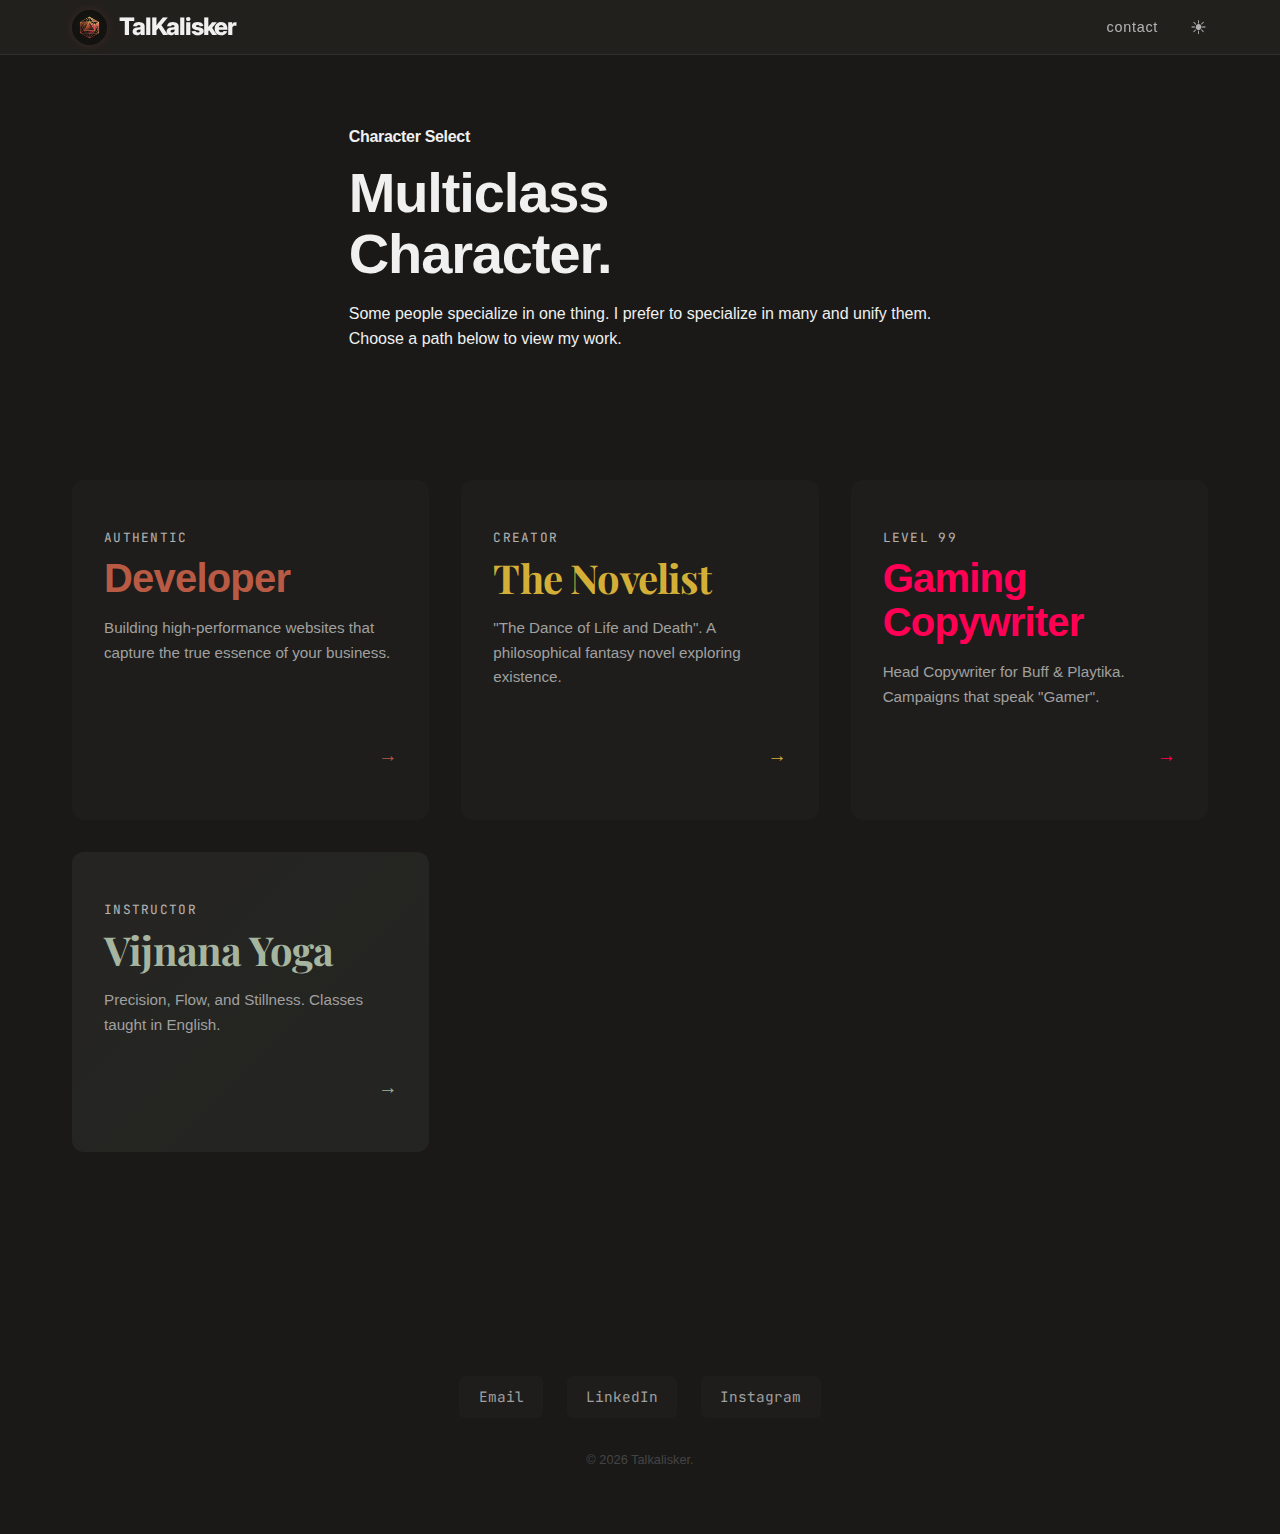
<file: index.html>
<!DOCTYPE html>
<html lang="en">

<head>
    <meta charset="UTF-8">
    <meta name="viewport" content="width=device-width, initial-scale=1.0">
    <title>Talkalisker | Multiclass Character</title>
    <link rel="icon" type="image/png" href="assets/favicon-main.png?v=2">
    <link rel="preconnect" href="https://fonts.googleapis.com">
    <link rel="preconnect" href="https://fonts.gstatic.com" crossorigin>
    <link
        href="https://fonts.googleapis.com/css2?family=Inter:wght@400;600;800&family=JetBrains+Mono:wght@400;700&family=Playfair+Display:ital,wght@0,400;0,700;1,400&display=swap"
        rel="stylesheet">
    <link rel="stylesheet" href="css/styles.css">
    <meta name="description" content="Talkalisker - Developer, Novelist, Copywriter, and Yogi.">
    <meta property="og:title" content="Talkalisker | Multiclass Character">
    <meta property="og:description" content="Talkalisker - Developer, Novelist, Copywriter, and Yogi.">
    <meta property="og:image" content="https://talkalisker.com/assets/favicon-main.png?v=2">
    <meta property="og:url" content="https://talkalisker.com/">
    <meta property="og:type" content="website">
    <meta name="twitter:card" content="summary_large_image">
    <style>
        /* Specific Styles for the Hub Page Card Layout */
        .portal-grid {
            display: grid;
            grid-template-columns: repeat(auto-fit, minmax(300px, 1fr));
            gap: 2rem;
            margin-top: 4rem;
            padding-bottom: 4rem;
        }

        .portal-card {
            background: var(--bg-portal);
            border: 1px solid var(--border-subtle);
            border-radius: 12px;
            padding: 3rem 2rem;
            text-decoration: none;
            transition: all 0.3s ease;
            position: relative;
            overflow: hidden;
            display: flex;
            flex-direction: column;
            justify-content: space-between;
            min-height: 300px;
        }

        .portal-card:hover {
            transform: translateY(-5px);
            background: rgba(255, 255, 255, 0.06);
            border-color: rgba(255, 255, 255, 0.3);
        }

        /* Developer Card */
        .portal-card.dev:hover {
            box-shadow: 0 0 30px rgba(184, 90, 68, 0.15);
            border-color: var(--accent-developer);
        }

        .portal-card.dev h2 {
            color: var(--accent-developer);
        }

        /* Writer Card */
        .portal-card.writer:hover {
            box-shadow: 0 0 30px rgba(255, 107, 107, 0.15);
            border-color: var(--accent-writer);
        }

        .portal-card.writer h2 {
            color: var(--accent-writer);
            font-family: var(--font-serif);
        }

        /* Copywriter Card */
        .portal-card.copy:hover {
            box-shadow: 0 0 30px rgba(255, 219, 58, 0.15);
            border-color: var(--accent-copywriter);
        }

        .portal-card.copy h2 {
            color: var(--accent-copywriter);
        }

        /* Yoga Card - Custom Style since it breaks the dark theme slightly */
        .portal-card.yoga {
            background: linear-gradient(135deg, rgba(249, 247, 242, 0.05), rgba(122, 139, 125, 0.1));
        }

        .portal-card.yoga:hover {
            box-shadow: 0 0 30px rgba(122, 139, 125, 0.2);
            border-color: #7A8B7D;
            background: linear-gradient(135deg, rgba(249, 247, 242, 0.1), rgba(122, 139, 125, 0.2));
        }

        .portal-card.yoga h2 {
            color: #A6B5A0;
            font-family: var(--font-serif);
        }

        .card-icon {
            font-size: 2rem;
            margin-bottom: 1rem;
            opacity: 0.8;
        }

        .card-label {
            font-family: var(--font-mono);
            font-size: 0.8rem;
            text-transform: uppercase;
            letter-spacing: 0.1em;
            margin-bottom: 0.5rem;
            opacity: 0.7;
        }

        .card-desc {
            color: var(--text-secondary);
            font-size: 0.95rem;
            margin-top: 1rem;
            line-height: 1.6;
        }

        .arrow-link {
            margin-top: 2rem;
            font-size: 1.2rem;
            align-self: flex-end;
            transition: transform 0.3s ease;
        }

        .portal-card:hover .arrow-link {
            transform: translateX(5px);
        }
    </style>
</head>

<body>

    <!-- Simple Navigation -->
    <nav class="navbar">
        <div class="container nav-inner">
            <a href="#" class="logo"><img src="assets/talkalisker_logo.png" alt="Talkalisker Logo" class="logo-img">TalKalisker</a>
            <div class="nav-links">
                <!-- Direct Links optionally here, but the page itself is the menu -->
                <a href="#contact" class="nav-link">Contact</a>
            </div>
            <button id="theme-toggle" class="nav-link theme-toggle" aria-label="Toggle dark mode">☀︎</button>
        </div>
    </nav>

    <!-- Hero / Intro -->
    <section class="section-hero" style="min-height: 40vh; padding-top: 8rem;">
        <div class="container">
            <h4 class="hero-subtitle">Character Select</h4>
            <h1 class="hero-title white-glow">Multiclass<br>Character.</h1>
            <p class="hero-text">
                Some people specialize in one thing. I prefer to specialize in many and unify them. <br>
                Choose a path below to view my work.
            </p>
        </div>
    </section>

    <!-- Portal Grid -->
    <section class="container">
        <div class="portal-grid">

            <a href="developer" class="portal-card dev">
                <div>
                    <div class="card-label">Authentic</div>
                    <h2>Developer</h2>
                    <p class="card-desc">Building high-performance websites that capture the true essence of your business.
                    </p>
                </div>
                <div class="arrow-link" style="color: var(--accent-developer);">→</div>
            </a>

            <!-- Novelist Portal -->
            <a href="novelist" class="portal-card writer">
                <div>
                    <div class="card-label">Creator</div>
                    <h2>The Novelist</h2>
                    <p class="card-desc">"The Dance of Life and Death". A philosophical fantasy novel exploring
                        existence.</p>
                </div>
                <div class="arrow-link" style="color: var(--accent-writer);">→</div>
            </a>

            <!-- Copywriter Portal -->
            <a href="copywriter" class="portal-card copy">
                <div>
                    <div class="card-label">Level 99</div>
                    <h2>Gaming Copywriter</h2>
                    <p class="card-desc">Head Copywriter for Buff & Playtika. Campaigns that speak "Gamer".</p>
                </div>
                <div class="arrow-link" style="color: var(--accent-copywriter);">→</div>
            </a>

            <!-- Yoga Portal -->
            <a href="yoga" class="portal-card yoga">
                <div>
                    <div class="card-label">Instructor</div>
                    <h2>Vijnana Yoga</h2>
                    <p class="card-desc">Precision, Flow, and Stillness. Classes taught in English.</p>
                </div>
                <div class="arrow-link" style="color: #A6B5A0;">→</div>
            </a>

        </div>
    </section>

    <!-- Contact Section -->
    <section id="contact" style="padding: 4rem 0; margin-top: 4rem; border-top: 1px solid var(--border-subtle);">
        <div class="container" style="text-align: center;">
            <div class="contact-links">
                <a href="mailto:talkalisker@gmail.com" class="contact-link email"><span>Email</span></a>
                <a href="https://www.linkedin.com/in/tal-kalisker-9b60a9142/" target="_blank"
                    class="contact-link linkedin"><span>LinkedIn</span></a>
                <a href="https://www.instagram.com/talkalisker/" target="_blank"
                    class="contact-link instagram"><span>Instagram</span></a>
            </div>
            <p style="margin-top: 2rem; color: #444; font-size: 0.8rem;">&copy; 2026 Talkalisker.</p>
        </div>
    </section>

</body>

<script src="js/theme.js"></script>

</html>
</file>
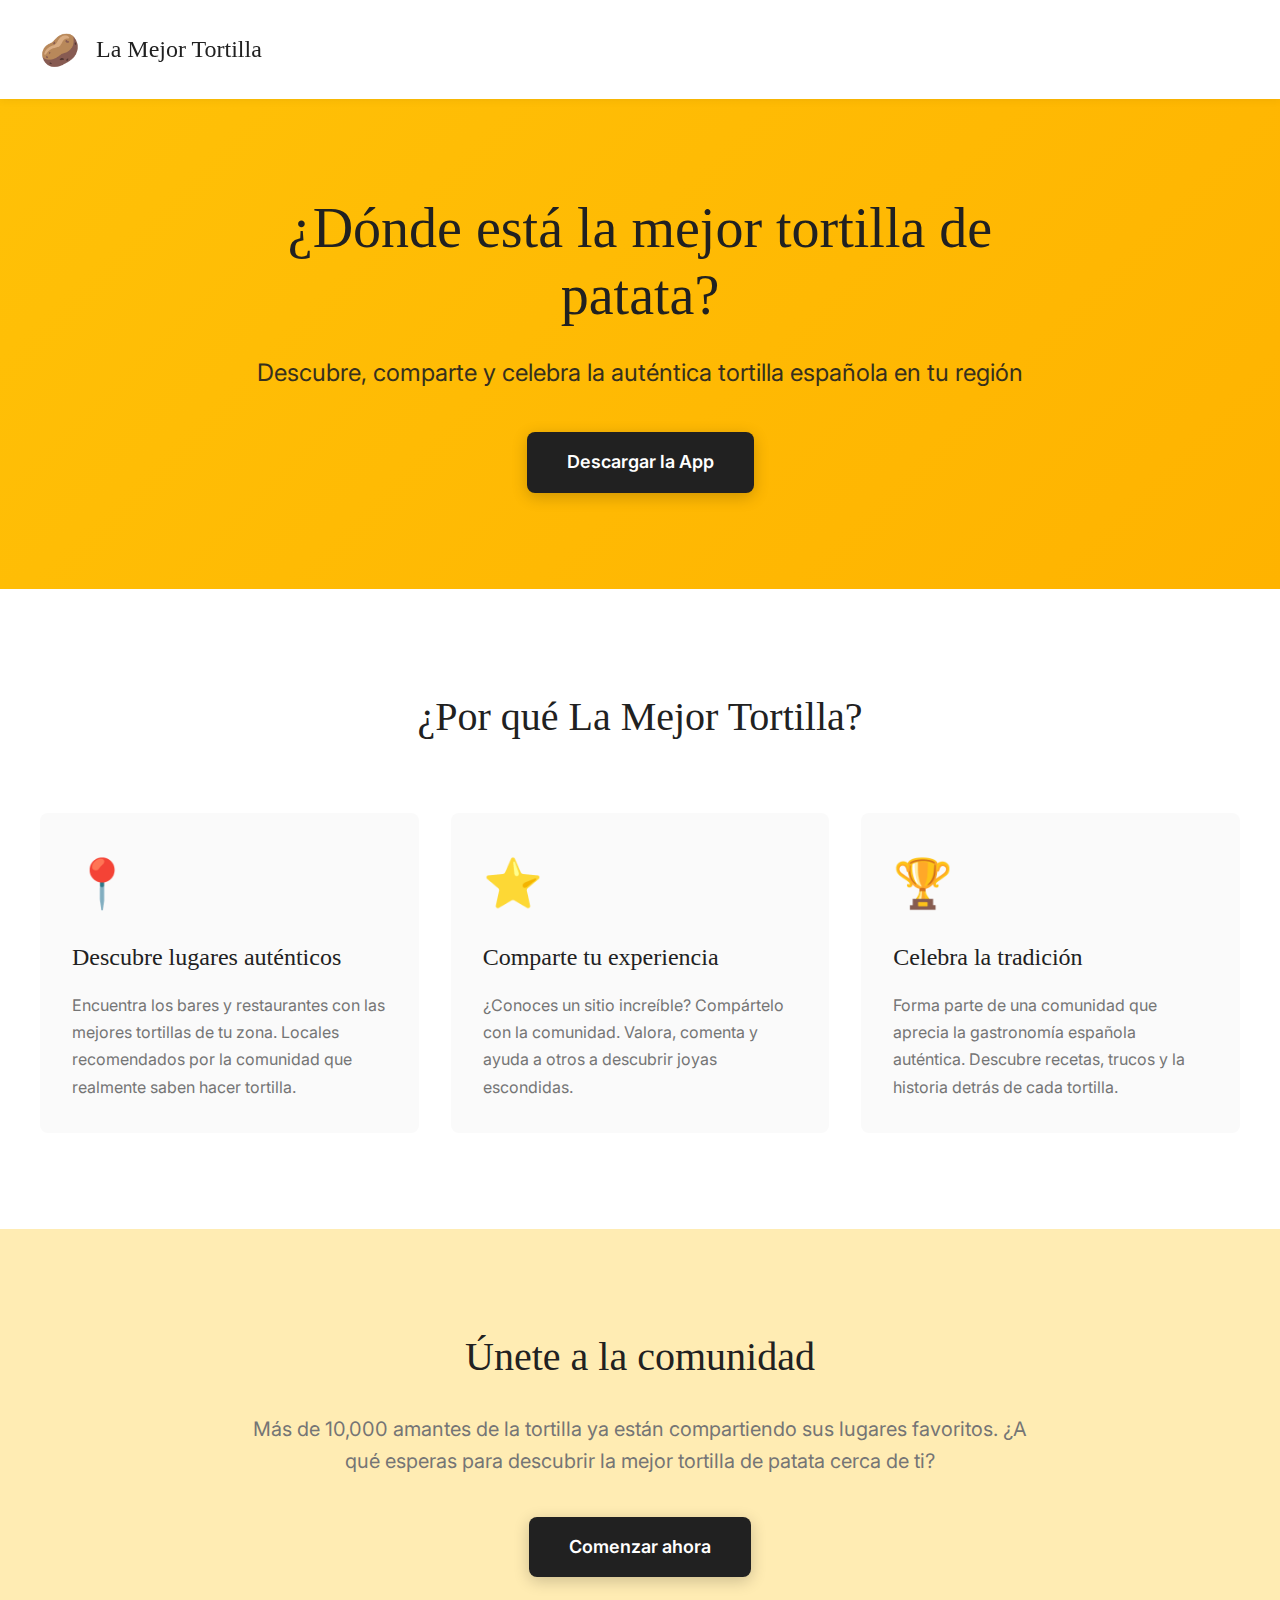
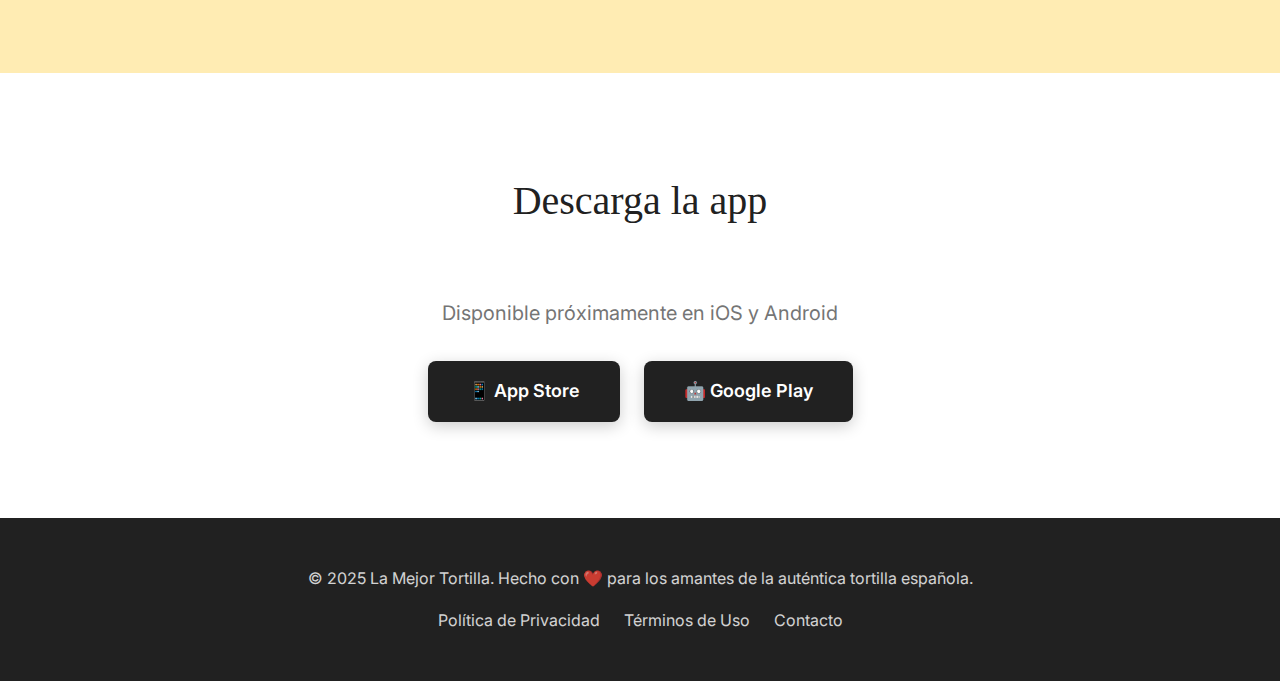
<file: lamejortortilla/index.html>
<!DOCTYPE html>
<html lang="es">
<head>
    <meta charset="UTF-8">
    <meta name="viewport" content="width=device-width, initial-scale=1.0">
    <title>La Mejor Tortilla - Descubre la mejor tortilla de patata</title>
    <meta name="description" content="Descubre, comparte y celebra la mejor tortilla de patata de tu región. Únete a nuestra comunidad de amantes de la auténtica gastronomía española.">

    <!-- Fonts -->
    <link rel="preconnect" href="https://fonts.googleapis.com">
    <link rel="preconnect" href="https://fonts.gstatic.com" crossorigin>
    <link href="https://fonts.googleapis.com/css2?family=Chewy&family=Inter:wght@400;500;600;700&display=swap" rel="stylesheet">

    <style>
        :root {
            --primary: #FFC107;
            --primary-dark: #FFB300;
            --primary-light: #FFECB3;
            --text-primary: #212121;
            --text-secondary: #757575;
            --background: #FAFAFA;
            --white: #FFFFFF;
            --spacing: 8px;
        }

        * {
            margin: 0;
            padding: 0;
            box-sizing: border-box;
        }

        body {
            font-family: 'Inter', -apple-system, BlinkMacSystemFont, 'Segoe UI', Roboto, sans-serif;
            color: var(--text-primary);
            background-color: var(--background);
            line-height: 1.6;
            -webkit-font-smoothing: antialiased;
        }

        /* Chewy font for all headings */
        h1, h2, h3, h4, h5, h6 {
            font-family: 'Chewy', cursive;
        }

        /* Header */
        header {
            background: var(--white);
            padding: calc(var(--spacing) * 3) calc(var(--spacing) * 4);
            box-shadow: 0 2px 8px rgba(0, 0, 0, 0.05);
            position: sticky;
            top: 0;
            z-index: 100;
        }

        .header-content {
            max-width: 1200px;
            margin: 0 auto;
            display: flex;
            align-items: center;
            justify-content: space-between;
        }

        .logo {
            display: flex;
            align-items: center;
            gap: calc(var(--spacing) * 2);
        }

        .logo-icon {
            font-size: 2rem;
        }

        .logo-text {
            font-family: 'Chewy', cursive;
            font-size: 1.5rem;
            font-weight: 400;
            color: var(--text-primary);
        }

        /* Hero Section */
        .hero {
            background: linear-gradient(135deg, var(--primary) 0%, var(--primary-dark) 100%);
            padding: calc(var(--spacing) * 12) calc(var(--spacing) * 4);
            text-align: center;
            color: var(--text-primary);
        }

        .hero-content {
            max-width: 800px;
            margin: 0 auto;
        }

        .hero h1 {
            font-size: 3.5rem;
            font-weight: 400;
            margin-bottom: calc(var(--spacing) * 3);
            line-height: 1.2;
            letter-spacing: 0;
        }

        .hero p {
            font-size: 1.5rem;
            margin-bottom: calc(var(--spacing) * 5);
            opacity: 0.9;
        }

        .cta-button {
            display: inline-block;
            background: var(--text-primary);
            color: var(--white);
            padding: calc(var(--spacing) * 2) calc(var(--spacing) * 5);
            border-radius: calc(var(--spacing));
            text-decoration: none;
            font-weight: 600;
            font-size: 1.125rem;
            transition: transform 0.2s, box-shadow 0.2s;
            box-shadow: 0 4px 16px rgba(0, 0, 0, 0.2);
        }

        .cta-button:hover {
            transform: translateY(-2px);
            box-shadow: 0 6px 24px rgba(0, 0, 0, 0.3);
        }

        /* Features Section */
        .features {
            padding: calc(var(--spacing) * 12) calc(var(--spacing) * 4);
            background: var(--white);
        }

        .features-content {
            max-width: 1200px;
            margin: 0 auto;
        }

        .section-title {
            font-size: 2.5rem;
            font-weight: 400;
            text-align: center;
            margin-bottom: calc(var(--spacing) * 8);
            color: var(--text-primary);
        }

        .features-grid {
            display: grid;
            grid-template-columns: repeat(auto-fit, minmax(300px, 1fr));
            gap: calc(var(--spacing) * 4);
        }

        .feature-card {
            padding: calc(var(--spacing) * 4);
            border-radius: calc(var(--spacing));
            background: var(--background);
            transition: transform 0.2s, box-shadow 0.2s;
        }

        .feature-card:hover {
            transform: translateY(-4px);
            box-shadow: 0 8px 24px rgba(0, 0, 0, 0.1);
        }

        .feature-icon {
            font-size: 3rem;
            margin-bottom: calc(var(--spacing) * 2);
        }

        .feature-card h3 {
            font-size: 1.5rem;
            font-weight: 400;
            margin-bottom: calc(var(--spacing) * 2);
            color: var(--text-primary);
        }

        .feature-card p {
            color: var(--text-secondary);
            font-size: 1rem;
            line-height: 1.7;
        }

        /* Community Section */
        .community {
            padding: calc(var(--spacing) * 12) calc(var(--spacing) * 4);
            background: var(--primary-light);
        }

        .community-content {
            max-width: 800px;
            margin: 0 auto;
            text-align: center;
        }

        .community h2 {
            font-size: 2.5rem;
            font-weight: 400;
            margin-bottom: calc(var(--spacing) * 3);
            color: var(--text-primary);
        }

        .community p {
            font-size: 1.25rem;
            color: var(--text-secondary);
            margin-bottom: calc(var(--spacing) * 5);
        }

        /* Footer */
        footer {
            background: var(--text-primary);
            color: var(--white);
            padding: calc(var(--spacing) * 6) calc(var(--spacing) * 4);
            text-align: center;
        }

        footer p {
            opacity: 0.8;
            margin-bottom: calc(var(--spacing) * 2);
        }

        .footer-links {
            display: flex;
            gap: calc(var(--spacing) * 3);
            justify-content: center;
            flex-wrap: wrap;
        }

        .footer-links a {
            color: var(--white);
            text-decoration: none;
            opacity: 0.8;
            transition: opacity 0.2s;
        }

        .footer-links a:hover {
            opacity: 1;
        }

        /* Responsive */
        @media (max-width: 768px) {
            .hero h1 {
                font-size: 2.5rem;
            }

            .hero p {
                font-size: 1.25rem;
            }

            .section-title {
                font-size: 2rem;
            }

            .features-grid {
                grid-template-columns: 1fr;
            }

            .logo-text {
                font-size: 1.25rem;
            }
        }
    </style>
</head>
<body>
    <!-- Header -->
    <header>
        <div class="header-content">
            <div class="logo">
                <span class="logo-icon">🥔</span>
                <span class="logo-text">La Mejor Tortilla</span>
            </div>
        </div>
    </header>

    <!-- Hero Section -->
    <section class="hero">
        <div class="hero-content">
            <h1>¿Dónde está la mejor tortilla de patata?</h1>
            <p>Descubre, comparte y celebra la auténtica tortilla española en tu región</p>
            <a href="#download" class="cta-button">Descargar la App</a>
        </div>
    </section>

    <!-- Features Section -->
    <section class="features">
        <div class="features-content">
            <h2 class="section-title">¿Por qué La Mejor Tortilla?</h2>
            <div class="features-grid">
                <div class="feature-card">
                    <div class="feature-icon">📍</div>
                    <h3>Descubre lugares auténticos</h3>
                    <p>Encuentra los bares y restaurantes con las mejores tortillas de tu zona. Locales recomendados por la comunidad que realmente saben hacer tortilla.</p>
                </div>

                <div class="feature-card">
                    <div class="feature-icon">⭐</div>
                    <h3>Comparte tu experiencia</h3>
                    <p>¿Conoces un sitio increíble? Compártelo con la comunidad. Valora, comenta y ayuda a otros a descubrir joyas escondidas.</p>
                </div>

                <div class="feature-card">
                    <div class="feature-icon">🏆</div>
                    <h3>Celebra la tradición</h3>
                    <p>Forma parte de una comunidad que aprecia la gastronomía española auténtica. Descubre recetas, trucos y la historia detrás de cada tortilla.</p>
                </div>
            </div>
        </div>
    </section>

    <!-- Community Section -->
    <section class="community">
        <div class="community-content">
            <h2>Únete a la comunidad</h2>
            <p>Más de 10,000 amantes de la tortilla ya están compartiendo sus lugares favoritos. ¿A qué esperas para descubrir la mejor tortilla de patata cerca de ti?</p>
            <a href="#download" class="cta-button">Comenzar ahora</a>
        </div>
    </section>

    <!-- Download Section -->
    <section class="features" id="download">
        <div class="features-content" style="text-align: center;">
            <h2 class="section-title">Descarga la app</h2>
            <p style="font-size: 1.25rem; color: var(--text-secondary); margin-bottom: calc(var(--spacing) * 4);">
                Disponible próximamente en iOS y Android
            </p>
            <div style="display: flex; gap: calc(var(--spacing) * 3); justify-content: center; flex-wrap: wrap;">
                <a href="#" class="cta-button" style="background: var(--text-primary);">
                    📱 App Store
                </a>
                <a href="#" class="cta-button" style="background: var(--text-primary);">
                    🤖 Google Play
                </a>
            </div>
        </div>
    </section>

    <!-- Footer -->
    <footer>
        <p>&copy; 2025 La Mejor Tortilla. Hecho con ❤️ para los amantes de la auténtica tortilla española.</p>
        <div class="footer-links">
            <a href="#">Política de Privacidad</a>
            <a href="#">Términos de Uso</a>
            <a href="#">Contacto</a>
        </div>
    </footer>
</body>
</html>
</file>
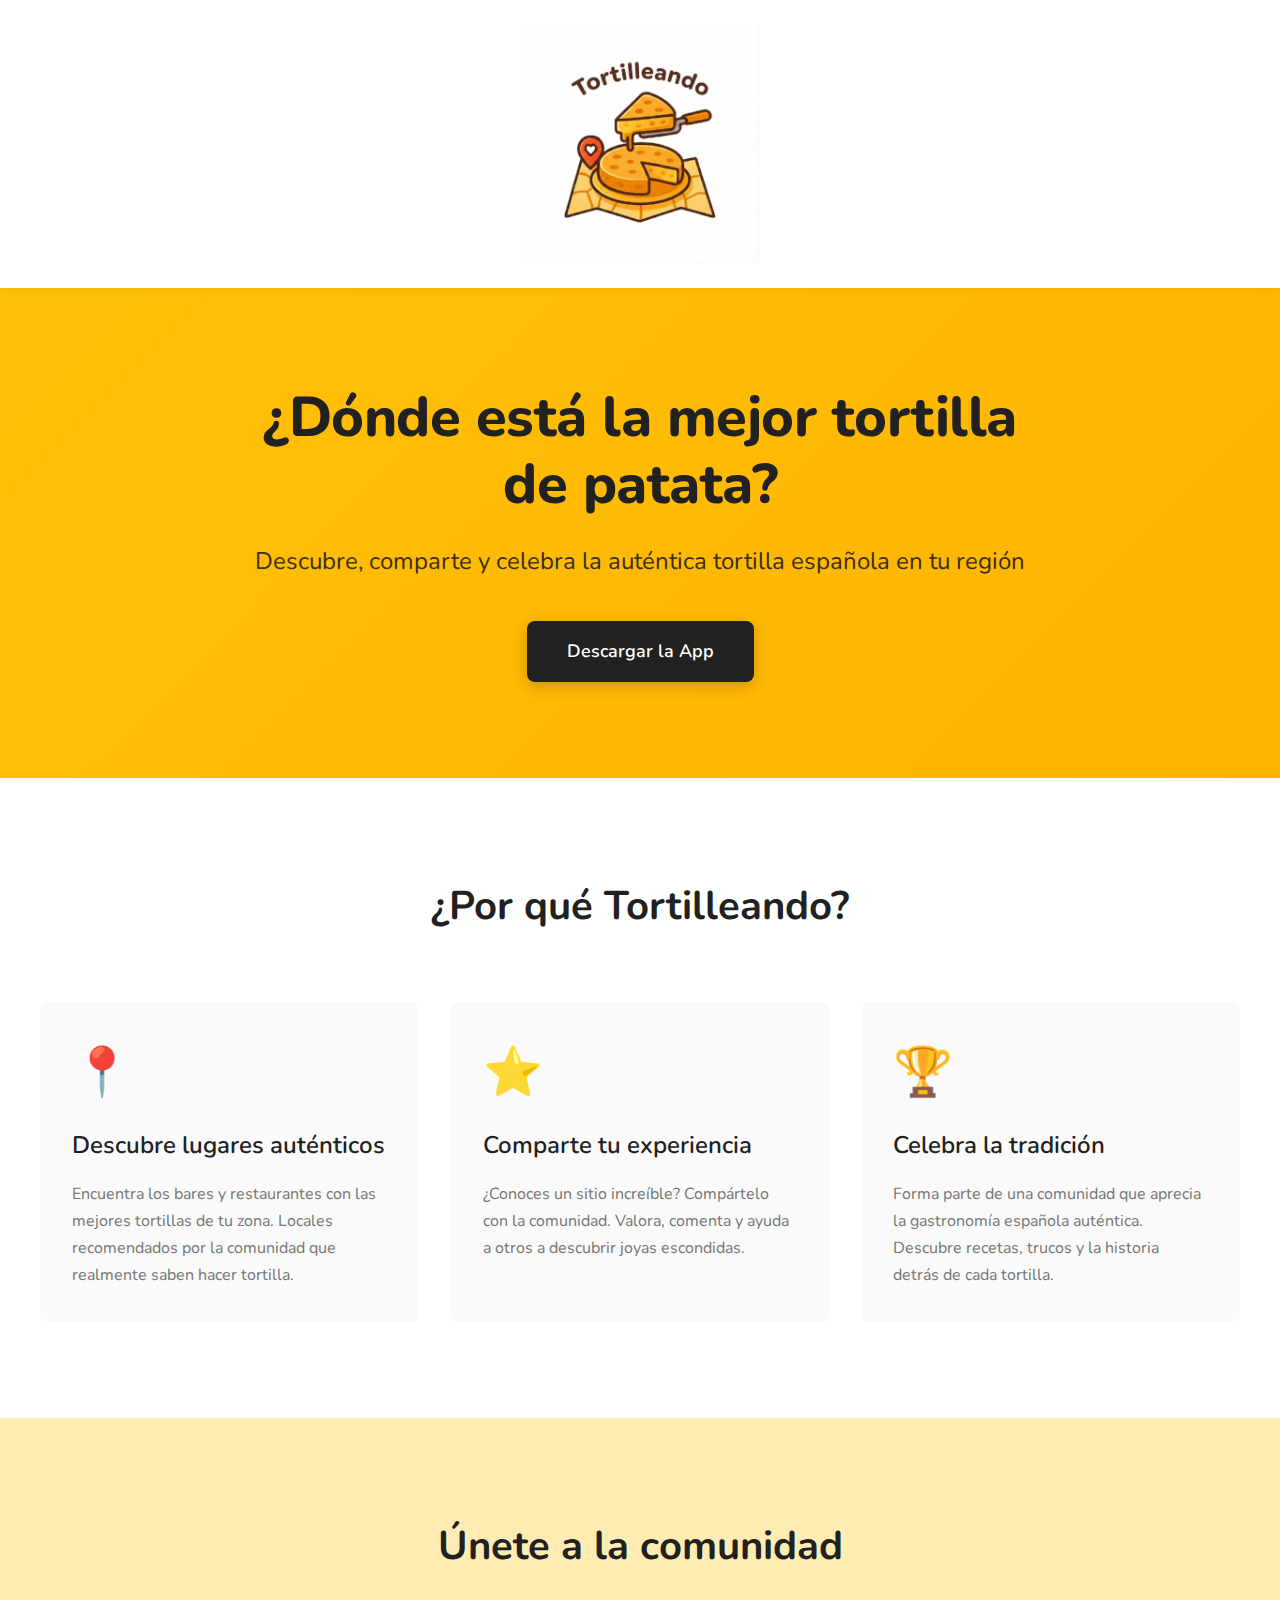
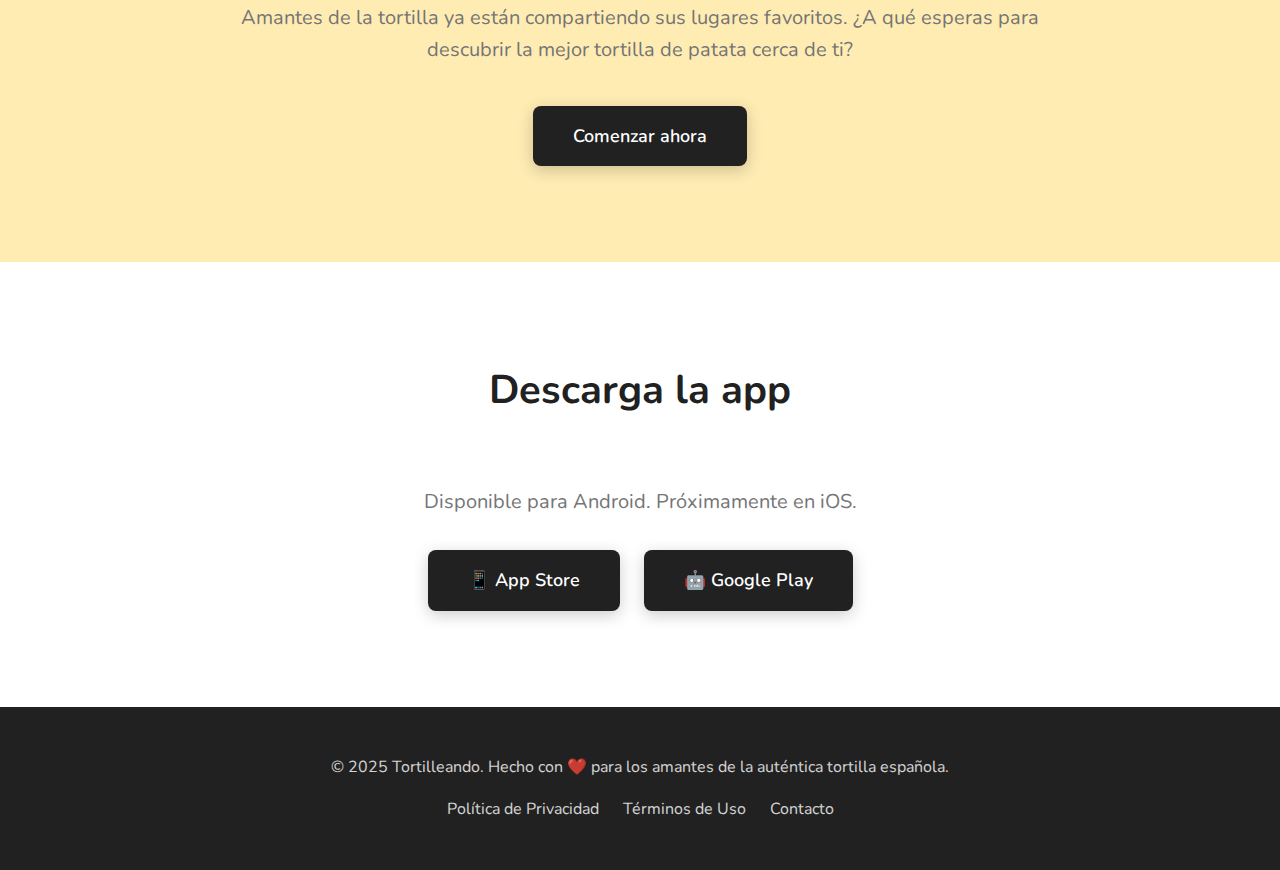
<file: Tortilleando/index.html>
<!DOCTYPE html>
<html lang="es">

<head>
    <meta charset="UTF-8">
    <meta name="viewport" content="width=device-width, initial-scale=1.0">
    <title>Tortilleando - Descubre la mejor tortilla de patata</title>
    <meta name="description"
        content="Descubre, comparte y celebra la mejor tortilla de patata de tu región. Únete a nuestra comunidad de amantes de la auténtica gastronomía española.">

    <!-- Favicon -->
    <link rel="icon" type="image/png" href="app-icon.png">
    <link rel="apple-touch-icon" href="app-icon.png">

    <!-- Open Graph / Facebook / WhatsApp -->
    <meta property="og:type" content="website">
    <meta property="og:url" content="https://talkalisker.com/Tortilleando/">
    <meta property="og:title" content="Tortilleando - Descubre la mejor tortilla de patata">
    <meta property="og:description"
        content="Descubre, comparte y celebra la mejor tortilla de patata de tu región. Únete a nuestra comunidad de amantes de la auténtica gastronomía española.">
    <meta property="og:image" content="https://talkalisker.com/Tortilleando/app-icon.png">

    <!-- Twitter -->
    <meta property="twitter:card" content="summary_large_image">
    <meta property="twitter:url" content="https://talkalisker.com/Tortilleando/">
    <meta property="twitter:title" content="Tortilleando - Descubre la mejor tortilla de patata">
    <meta property="twitter:description"
        content="Descubre, comparte y celebra la mejor tortilla de patata de tu región. Únete a nuestra comunidad de amantes de la auténtica gastronomía española.">
    <meta property="twitter:image" content="https://talkalisker.com/Tortilleando/app-icon.png">

    <!-- Fonts -->
    <link rel="preconnect" href="https://fonts.googleapis.com">
    <link rel="preconnect" href="https://fonts.gstatic.com" crossorigin>
    <link href="https://fonts.googleapis.com/css2?family=Nunito:wght@200;300;400;500;600;700;800;900&display=swap"
        rel="stylesheet">

    <style>
        :root {
            --primary: #FFC107;
            --primary-dark: #FFB300;
            --primary-light: #FFECB3;
            --text-primary: #212121;
            --text-secondary: #757575;
            --background: #FAFAFA;
            --white: #FFFFFF;
            --spacing: 8px;
        }

        * {
            margin: 0;
            padding: 0;
            box-sizing: border-box;
        }

        body {
            font-family: 'Nunito', -apple-system, BlinkMacSystemFont, 'Segoe UI', Roboto, sans-serif;
            color: var(--text-primary);
            background-color: var(--background);
            line-height: 1.6;
            -webkit-font-smoothing: antialiased;
        }

        /* Nunito Bold font for all headings */
        h1,
        h2,
        h3,
        h4,
        h5,
        h6 {
            font-family: 'Nunito', sans-serif;
            font-weight: 700;
        }

        /* Header */
        header {
            background: var(--white);
            padding: calc(var(--spacing) * 3) calc(var(--spacing) * 4);
            box-shadow: 0 2px 8px rgba(0, 0, 0, 0.05);
            position: sticky;
            top: 0;
            z-index: 100;
            transition: all 0.3s ease;
        }

        header.scrolled {
            padding: calc(var(--spacing) * 1.5) calc(var(--spacing) * 4);
            box-shadow: 0 4px 12px rgba(0, 0, 0, 0.1);
        }

        .header-content {
            max-width: 1200px;
            margin: 0 auto;
            display: flex;
            align-items: center;
            justify-content: center;
        }

        .logo {
            display: flex;
            align-items: center;
        }

        .logo img {
            height: 240px;
            width: auto;
            object-fit: contain;
            max-width: 100%;
            transition: all 0.3s ease;
        }

        header.scrolled .logo img {
            height: 60px;
        }

        /* Hero Section */
        .hero {
            background: linear-gradient(135deg, var(--primary) 0%, var(--primary-dark) 100%);
            padding: calc(var(--spacing) * 12) calc(var(--spacing) * 4);
            text-align: center;
            color: var(--text-primary);
        }

        .hero-content {
            max-width: 800px;
            margin: 0 auto;
        }

        .hero h1 {
            font-size: 3.5rem;
            font-weight: 800;
            margin-bottom: calc(var(--spacing) * 3);
            line-height: 1.2;
            letter-spacing: -0.5px;
        }

        .hero p {
            font-size: 1.5rem;
            margin-bottom: calc(var(--spacing) * 5);
            opacity: 0.9;
        }

        .cta-button {
            display: inline-block;
            background: var(--text-primary);
            color: var(--white);
            padding: calc(var(--spacing) * 2) calc(var(--spacing) * 5);
            border-radius: calc(var(--spacing));
            text-decoration: none;
            font-weight: 600;
            font-size: 1.125rem;
            transition: transform 0.2s, box-shadow 0.2s;
            box-shadow: 0 4px 16px rgba(0, 0, 0, 0.2);
        }

        .cta-button:hover {
            transform: translateY(-2px);
            box-shadow: 0 6px 24px rgba(0, 0, 0, 0.3);
        }

        /* Features Section */
        .features {
            padding: calc(var(--spacing) * 12) calc(var(--spacing) * 4);
            background: var(--white);
        }

        .features-content {
            max-width: 1200px;
            margin: 0 auto;
        }

        .section-title {
            font-size: 2.5rem;
            font-weight: 700;
            text-align: center;
            margin-bottom: calc(var(--spacing) * 8);
            color: var(--text-primary);
        }

        .features-grid {
            display: grid;
            grid-template-columns: repeat(auto-fit, minmax(300px, 1fr));
            gap: calc(var(--spacing) * 4);
        }

        .feature-card {
            padding: calc(var(--spacing) * 4);
            border-radius: calc(var(--spacing));
            background: var(--background);
            transition: transform 0.2s, box-shadow 0.2s;
        }

        .feature-card:hover {
            transform: translateY(-4px);
            box-shadow: 0 8px 24px rgba(0, 0, 0, 0.1);
        }

        .feature-icon {
            font-size: 3rem;
            margin-bottom: calc(var(--spacing) * 2);
        }

        .feature-card h3 {
            font-size: 1.5rem;
            font-weight: 600;
            margin-bottom: calc(var(--spacing) * 2);
            color: var(--text-primary);
        }

        .feature-card p {
            color: var(--text-secondary);
            font-size: 1rem;
            line-height: 1.7;
        }

        /* Community Section */
        .community {
            padding: calc(var(--spacing) * 12) calc(var(--spacing) * 4);
            background: var(--primary-light);
        }

        .community-content {
            max-width: 800px;
            margin: 0 auto;
            text-align: center;
        }

        .community h2 {
            font-size: 2.5rem;
            font-weight: 700;
            margin-bottom: calc(var(--spacing) * 3);
            color: var(--text-primary);
        }

        .community p {
            font-size: 1.25rem;
            color: var(--text-secondary);
            margin-bottom: calc(var(--spacing) * 5);
        }

        /* Footer */
        footer {
            background: var(--text-primary);
            color: var(--white);
            padding: calc(var(--spacing) * 6) calc(var(--spacing) * 4);
            text-align: center;
        }

        footer p {
            opacity: 0.8;
            margin-bottom: calc(var(--spacing) * 2);
        }

        .footer-links {
            display: flex;
            gap: calc(var(--spacing) * 3);
            justify-content: center;
            flex-wrap: wrap;
        }

        .footer-links a {
            color: var(--white);
            text-decoration: none;
            opacity: 0.8;
            transition: opacity 0.2s;
        }

        .footer-links a:hover {
            opacity: 1;
        }

        /* Responsive */
        @media (max-width: 768px) {
            .hero h1 {
                font-size: 2.5rem;
            }

            .hero p {
                font-size: 1.25rem;
            }

            .section-title {
                font-size: 2rem;
            }

            .features-grid {
                grid-template-columns: 1fr;
            }

            .logo img {
                height: 192px;
                object-fit: contain;
                max-width: 100%;
            }
        }
    </style>
</head>

<body>
    <!-- Header -->
    <header>
        <div class="header-content">
            <div class="logo">
                <img src="app-icon.png" alt="Tortilleando">
            </div>
        </div>
    </header>

    <!-- Hero Section -->
    <section class="hero">
        <div class="hero-content">
            <h1>¿Dónde está la mejor tortilla de patata?</h1>
            <p>Descubre, comparte y celebra la auténtica tortilla española en tu región</p>
            <a href="#download" class="cta-button">Descargar la App</a>
        </div>
    </section>

    <!-- Features Section -->
    <section class="features">
        <div class="features-content">
            <h2 class="section-title">¿Por qué Tortilleando?</h2>
            <div class="features-grid">
                <div class="feature-card">
                    <div class="feature-icon">📍</div>
                    <h3>Descubre lugares auténticos</h3>
                    <p>Encuentra los bares y restaurantes con las mejores tortillas de tu zona. Locales recomendados por
                        la comunidad que realmente saben hacer tortilla.</p>
                </div>

                <div class="feature-card">
                    <div class="feature-icon">⭐</div>
                    <h3>Comparte tu experiencia</h3>
                    <p>¿Conoces un sitio increíble? Compártelo con la comunidad. Valora, comenta y ayuda a otros a
                        descubrir joyas escondidas.</p>
                </div>

                <div class="feature-card">
                    <div class="feature-icon">🏆</div>
                    <h3>Celebra la tradición</h3>
                    <p>Forma parte de una comunidad que aprecia la gastronomía española auténtica. Descubre recetas,
                        trucos y la historia detrás de cada tortilla.</p>
                </div>
            </div>
        </div>
    </section>

    <!-- Community Section -->
    <section class="community">
        <div class="community-content">
            <h2>Únete a la comunidad</h2>
            <p>Amantes de la tortilla ya están compartiendo sus lugares favoritos. ¿A qué esperas para descubrir la
                mejor tortilla de patata cerca de ti?</p>
            <a href="#download" class="cta-button">Comenzar ahora</a>
        </div>
    </section>

    <!-- Download Section -->
    <section class="features" id="download">
        <div class="features-content" style="text-align: center;">
            <h2 class="section-title">Descarga la app</h2>
            <p style="font-size: 1.25rem; color: var(--text-secondary); margin-bottom: calc(var(--spacing) * 4);">
                Disponible para Android. Próximamente en iOS.
            </p>
            <div style="display: flex; gap: calc(var(--spacing) * 3); justify-content: center; flex-wrap: wrap;">
                <a href="#" class="cta-button" style="background: var(--text-primary);">
                    📱 App Store
                </a>
                <a href="https://expo.dev/accounts/talkal221/projects/Tortilleando/builds/1bd43d05-53fd-4df1-90ac-5401f5611072"
                    class="cta-button" style="background: var(--text-primary);">
                    🤖 Google Play
                </a>
            </div>
        </div>
    </section>

    <!-- Footer -->
    <footer>
        <p>&copy; 2025 Tortilleando. Hecho con ❤️ para los amantes de la auténtica tortilla española.</p>
        <div class="footer-links">
            <a href="#">Política de Privacidad</a>
            <a href="#">Términos de Uso</a>
            <a href="#">Contacto</a>
        </div>
    </footer>

    <script>
        window.addEventListener('scroll', function () {
            const header = document.querySelector('header');
            if (window.scrollY > 50) {
                header.classList.add('scrolled');
            } else {
                header.classList.remove('scrolled');
            }
        });
    </script>
</body>

</html>
</file>
<file: css/styles.css>
/* 
   Talkalisker.com Design System 
   Premium Dark Mode Aesthetic
*/

:root {
  /* Core Palette */
  --bg-core: #1a1917;
  --bg-surface: #24221f;
  --bg-portal: rgba(255, 255, 255, 0.02);
  /* Added for portal cards */
  --bg-surface-frosted: rgba(36, 34, 31, 0.8);

  /* Developer Custom Cards */
  --dev-card-bg: rgba(255, 255, 255, 0.02);
  --dev-card-hover-bg: rgba(255, 255, 255, 0.04);
  --dev-card-border: rgba(184, 90, 68, 0.15);
  --dev-card-border-hover: var(--accent-developer);
  --dev-tag-bg: rgba(0, 0, 0, 0.3);
  --dev-tag-border: rgba(255, 255, 255, 0.1);

  --text-primary: #f0f0f0;
  --text-secondary: #a0a0a0;
  --text-muted: #525252;

  /* Persona Accents */
  --accent-developer: #B85A44;
  /* Terracotta for authentic tech */
  --accent-writer: #d4af37;
  /* Gold for elegance */
  --accent-copywriter: #ff0055;
  /* Magenta for creative/gaming */

  /* Gradients */
  --gradient-dev: linear-gradient(135deg, rgba(184, 90, 68, 0.1) 0%, rgba(0, 0, 0, 0) 100%);
  --gradient-writer: linear-gradient(135deg, rgba(212, 175, 55, 0.1) 0%, rgba(0, 0, 0, 0) 100%);
  --gradient-copy: linear-gradient(135deg, rgba(255, 0, 85, 0.1) 0%, rgba(0, 0, 0, 0) 100%);

  /* Spacing System */
  --space-xs: 0.5rem;
  /* 8px */
  --space-sm: 1rem;
  /* 16px */
  --space-md: 2rem;
  /* 32px */
  --space-lg: 4rem;
  /* 64px */
  --space-xl: 8rem;
  /* 128px */

  /* Typography */
  --font-sans: 'DM Sans', -apple-system, BlinkMacSystemFont, sans-serif;
  --font-heading: 'Outfit', -apple-system, BlinkMacSystemFont, sans-serif;
  --font-hebrew: 'IBM Plex Sans Hebrew', sans-serif;
  --font-serif: 'Playfair Display', serif;
  /* For Writer */
  --font-mono: 'JetBrains Mono', monospace;
  /* For Developer */

  /* Animations */
  --ease-custom: cubic-bezier(0.25, 0.46, 0.45, 0.94);
  --transition-fast: 0.2s var(--ease-custom);
  --transition-slow: 0.5s var(--ease-custom);

  /* Borders & Glass */
  --border-subtle: 1px solid rgba(255, 255, 255, 0.08);
  --glass-blur: blur(12px);
}

/* Reset & Base */
*,
*::before,
*::after {
  margin: 0;
  padding: 0;
  box-sizing: border-box;
}

html {
  scroll-behavior: smooth;
  font-size: 16px;
}

body {
  background-color: var(--bg-core);
  color: var(--text-primary);
  font-family: var(--font-sans);
  line-height: 1.6;
  overflow-x: hidden;
  -webkit-font-smoothing: antialiased;
}

/* Typography Utilities */
h1,
h2,
h3,
h4,
h5,
h6 {
  font-family: var(--font-heading);
  line-height: 1.1;
  font-weight: 700;
  letter-spacing: -0.02em;
  margin-bottom: var(--space-sm);
}

h1 {
  font-size: 3.5rem;
}

h2 {
  font-size: 2.5rem;
}

h3 {
  font-size: 1.75rem;
}

a {
  color: inherit;
  text-decoration: none;
  transition: color var(--transition-fast);
}

/* Layout */
.container {
  max-width: 1200px;
  margin: 0 auto;
  padding: 0 var(--space-md);
}

section {
  padding: var(--space-lg) 0;
  /* Reduced from XL (8rem) to LG (4rem) for tighter feel */
  min-height: auto;
  /* Remove forced full height to reduce scrolling */
  display: flex;
  flex-direction: column;
  justify-content: center;
  position: relative;
}

/* Navbar */
.navbar {
  position: fixed;
  top: 0;
  left: 0;
  width: 100%;
  padding: var(--space-xs) 0;
  /* Reduced padding */
  z-index: 1000;
  background: var(--bg-surface-frosted);
  backdrop-filter: blur(10px);
  border-bottom: var(--border-subtle);
}

/* ... existing code ... */

/* Project Card Compact Styles */
.project-card {
  background: var(--bg-surface);
  padding: 1.5rem;
  /* Reduced from 2rem */
  border-radius: 12px;
  border: 1px solid var(--border-subtle);
  transition: transform var(--transition-fast);
}

.project-card h3 {
  font-size: 1.25rem;
  /* Reduced from default */
  margin-bottom: 0.5rem;
}

.project-card p {
  font-size: 0.9rem;
}


/* ... existing code ... */

/* Redesigned Contact Section */
.section-contact {
  padding: var(--space-xl) 0;
  background: linear-gradient(180deg, var(--bg-core) 0%, rgba(184, 90, 68, 0.03) 100%);
  border-top: 1px solid var(--border-subtle);
}

.contact-card {
  max-width: 800px;
  margin: 0 auto;
  padding: var(--space-lg);
  background: var(--bg-surface-frosted);
  border: 1px solid var(--border-subtle);
  border-radius: 24px;
  backdrop-filter: var(--glass-blur);
  text-align: center;
}

.contact-links {
  display: flex;
  justify-content: center;
  gap: 1.5rem;
  flex-wrap: wrap;
  margin-top: 2rem;
}

.contact-link {
  color: var(--text-secondary);
  text-decoration: none;
  font-family: var(--font-mono);
  font-size: 0.9rem;
  padding: 0.6rem 1.2rem;
  border: 1px solid var(--border-subtle);
  border-radius: 6px;
  transition: all 0.3s ease;
  background: rgba(255, 255, 255, 0.02);
}

.contact-link:hover {
  color: #fff;
  border-color: var(--accent-developer);
  background: rgba(184, 90, 68, 0.1);
  transform: translateY(-2px);
}

.contact-link.linkedin:hover { border-color: #0077b5; background: rgba(0, 119, 181, 0.1); }
.contact-link.instagram:hover { border-color: #E1306C; background: rgba(225, 48, 108, 0.1); }

.main-footer {
  margin-top: var(--space-xl);
  padding-top: var(--space-md);
  border-top: 1px solid var(--border-subtle);
  color: var(--text-muted);
  font-family: var(--font-mono);
  font-size: 0.75rem;
  letter-spacing: 0.05em;
  text-align: center;
}

@media (max-width: 768px) {
  .contact-card {
    padding: var(--space-md);
    margin: 0 var(--space-sm);
  }
}

/* Nav Inner for Gallery fixed */
.nav-inner {
  display: flex;
  align-items: center;
  /* Removed justify-content: space-between to allow grouping */
}

.logo {
  font-family: 'Inter', -apple-system, BlinkMacSystemFont, sans-serif;
  font-weight: 800;
  font-size: 1.5rem;
  letter-spacing: -0.05em;
  margin-right: auto;
  display: flex;
  align-items: center;
  gap: 0.75rem;
  /* Pushes everything else to the right */
}

.logo-img {
  display: block;
  width: 2.2rem;
  height: 2.2rem;
  min-width: 2.2rem;
  min-height: 2.2rem;
  max-width: 2.2rem;
  max-height: 2.2rem;
  flex: 0 0 2.2rem;
  object-fit: contain;
  border-radius: 50%; /* Make it a circular icon to hide potential background box edges */
  box-shadow: 0 0 10px rgba(184, 90, 68, 0.2);
  transition: transform var(--transition-fast);
}

.logo:hover .logo-img {
  transform: scale(1.05) rotate(5deg);
}

.nav-links {
  display: flex;
  gap: var(--space-md);
  align-items: center;
  /* Fix vertical alignment */
}

.nav-link {
  font-size: 0.9rem;
  text-transform: lowercase;
  letter-spacing: 0.05em;
  opacity: 0.7;
}

.nav-link:hover {
  opacity: 1;
}

/* Theme Toggle Button */
.theme-toggle {
  background: none;
  border: none;
  padding: 0;
  cursor: pointer;
  color: inherit;
  font-size: 1.2rem;
  line-height: 1;
  display: flex;
  align-items: center;
  justify-content: center;
  transition: opacity 0.2s ease;
  margin-left: var(--space-md);
  /* Add spacing from links */
}

.theme-toggle:hover {
  opacity: 1;
  color: var(--text-primary);
}

/* Developer Section Specifics */
.section-dev h2 {
  font-family: var(--font-mono);
  color: var(--accent-developer);
}

.section-dev {
  background: var(--gradient-dev);
}

/* Developer Service Classes */
.dev-service-card {
  text-decoration: none;
  background: var(--dev-card-bg);
  border: 1px solid var(--dev-card-border);
  border-radius: 16px;
  padding: 2.5rem;
  transition: all 0.4s cubic-bezier(0.25, 0.46, 0.45, 0.94);
  display: flex;
  flex-direction: column;
}

.dev-service-card:hover {
  border-color: var(--dev-card-border-hover);
  transform: translateY(-6px);
  background: var(--dev-card-hover-bg);
}

.dev-service-card:hover .arrow {
  transform: translateX(5px);
}

.dev-service-icon {
  width: 56px;
  height: 56px;
  background: var(--dev-card-border);
  border-radius: 12px;
  display: flex;
  align-items: center;
  justify-content: center;
  margin-bottom: 2rem;
  color: var(--accent-developer);
  border: 1px solid var(--dev-card-border);
}

.dev-tag {
  font-family: var(--font-mono);
  font-size: 0.75rem;
  color: var(--text-primary);
  border: 1px solid var(--dev-tag-border);
  padding: 0.35rem 0.85rem;
  border-radius: 20px;
  background: var(--dev-tag-bg);
}

/* Writer Section Specifics */
.section-writer h2 {
  font-family: var(--font-serif);
  font-style: italic;
  color: var(--accent-writer);
}

.section-writer {
  background: var(--gradient-writer);
}

/* Copywriter Section Specifics */
.section-copy h2 {
  font-weight: 900;
  text-transform: lowercase;
  color: var(--accent-copywriter);
}

.section-copy {
  background: var(--gradient-copy);
}

/* Button Component */
.btn {
  display: inline-block;
  padding: 1rem 2rem;
  border-radius: 4px;
  background: var(--bg-surface);
  border: 1px solid var(--text-primary);
  font-weight: 600;
  text-transform: lowercase;
  letter-spacing: 0.05em;
  font-size: 0.8rem;
  transition: all var(--transition-fast);
  cursor: pointer;
}

.btn:hover {
  background: var(--text-primary);
  color: var(--bg-core);
  transform: translateY(-2px);
}

/* Glitch Effect for Title (Optional Premium Touch) */
/* Hamburger Toggle Button — hidden on desktop */
.hamburger {
  display: none;
  background: none;
  border: none;
  cursor: pointer;
  padding: 0.5rem;
  z-index: 1001;
  position: relative;
}

.hamburger-bar {
  display: block;
  width: 22px;
  height: 2px;
  background: var(--text-primary);
  border-radius: 2px;
  transition: all 0.3s ease;
  margin: 5px 0;
}

.hamburger.is-active .hamburger-bar:nth-child(1) {
  transform: rotate(45deg) translate(5px, 5px);
}
.hamburger.is-active .hamburger-bar:nth-child(2) {
  opacity: 0;
}
.hamburger.is-active .hamburger-bar:nth-child(3) {
  transform: rotate(-45deg) translate(5px, -5px);
}

/* Responsive adjustments */
@media (max-width: 768px) {
  h1 {
    font-size: 2.5rem;
  }

  .hamburger {
    display: flex;
    flex-direction: column;
    align-items: center;
    justify-content: center;
  }

  .nav-links {
    position: fixed;
    top: 0;
    right: -100%;
    width: 280px;
    height: 100vh;
    background: var(--bg-surface);
    border-left: var(--border-subtle);
    flex-direction: column;
    padding: 5rem 2rem 2rem;
    gap: 1.5rem;
    transition: right 0.35s cubic-bezier(0.25, 0.46, 0.45, 0.94);
    z-index: 999;
    box-shadow: -10px 0 30px rgba(0, 0, 0, 0.3);
  }

  .nav-links.nav-open {
    right: 0;
  }

  .nav-links .nav-link {
    font-size: 1.1rem;
    opacity: 1;
  }

  .theme-toggle {
    margin-left: 0;
    margin-top: 1rem;
    align-self: flex-start;
  }

  section {
    padding: var(--space-lg) 0;
  }
}

/* Gallery / Slider Styles */
.gallery-container {
  position: relative;
  width: 100%;
  aspect-ratio: 16/9;
  /* Enforce consistent container sizing */
  border-radius: 8px;
  overflow: hidden;
  margin-top: 1.5rem;
  border: 1px solid var(--border-subtle);
  background: #050505;
  /* Deep black background for letterboxing */
}

/* Gallery Navigation Buttons */
.gallery-nav {
  position: absolute;
  top: 50%;
  transform: translateY(-50%);
  background: rgba(0, 0, 0, 0.6);
  color: white;
  border: 1px solid rgba(255, 255, 255, 0.2);
  width: 40px;
  height: 40px;
  border-radius: 50%;
  cursor: pointer;
  z-index: 10;
  display: flex;
  align-items: center;
  justify-content: center;
  transition: all 0.2s ease;
  font-size: 1.2rem;
  padding-bottom: 3px;
  /* visual alignment of arrow */
}

.gallery-nav:hover {
  background: rgba(255, 255, 255, 0.1);
  border-color: rgba(255, 255, 255, 0.5);
}

.gallery-nav.prev {
  left: 10px;
}

.gallery-nav.next {
  right: 10px;
}

.gallery-scroll {
  display: flex;
  overflow-x: auto;
  scroll-snap-type: x mandatory;
  -webkit-overflow-scrolling: touch;
  scrollbar-width: none;
  /* Firefox */
  height: 100%;
  /* Ensure scroll container fills parent */
}

.gallery-scroll::-webkit-scrollbar {
  display: none;
  /* Chrome/Safari */
}

.gallery-item {
  min-width: 100%;
  height: 100%;
  scroll-snap-align: center;
  display: flex;
  /* Center the image */
  align-items: center;
  /* Vertically center */
  justify-content: center;
  /* Horizontally center */
}

.gallery-item img {
  max-width: 85%;
  /* Scale down image to be smaller within the container */
  max-height: 85%;
  /* Scale down image to be smaller within the container */
  width: auto;
  height: auto;
  object-fit: contain;
  /* Ensure image scales without cropping/stretching */
  display: block;
  box-shadow: 0 4px 20px rgba(0, 0, 0, 0.5);
  /* Add subtle depth */
}

/* Project Data Grid */
.project-meta {
  display: grid;
  grid-template-columns: repeat(auto-fit, minmax(140px, 1fr));
  gap: 1rem;
  margin-top: 1.5rem;
  padding-top: 1.5rem;
  border-top: 1px solid rgba(255, 255, 255, 0.1);
}

.meta-item h5 {
  color: var(--text-secondary);
  font-size: 0.75rem;
  text-transform: lowercase;
  margin-bottom: 0.25rem;
}

.meta-item p {
  font-size: 0.9rem;
  color: var(--text-primary);
}

/* Light Mode Overrides */
[data-theme="light"] {
  --bg-core: #FAF8F5; /* Cream */
  --bg-surface: #EFECE5; /* Beige */
  --bg-portal: #ffffff;
  --bg-surface-frosted: rgba(250, 248, 245, 0.85);

  /* Developer Custom Cards (Light Mode) - Aligning with v2.0.0 */
  --dev-card-bg: #ffffff;
  --dev-card-hover-bg: #FAF8F5;
  --dev-card-border: rgba(184, 90, 68, 0.15);
  --dev-card-border-hover: var(--accent-developer);
  --dev-tag-bg: rgba(0, 0, 0, 0.05);
  --dev-tag-border: rgba(0, 0, 0, 0.1);
  --accent-developer: #B85A44; /* Terracotta v2.0.0 */

  --text-primary: #2C2A28; /* Ink */
  --text-secondary: #6F6B66; /* Muted */
  --text-muted: #8F8B85;

  --border-subtle: 1px solid rgba(44, 42, 40, 0.08);

  /* Adjust gradients for light mode to be visible but subtle */
  --gradient-dev: linear-gradient(135deg, rgba(184, 90, 68, 0.05) 0%, rgba(0, 0, 0, 0) 100%);
  --gradient-writer: linear-gradient(135deg, rgba(212, 175, 55, 0.05) 0%, rgba(0, 0, 0, 0) 100%);
  --gradient-copy: linear-gradient(135deg, rgba(255, 0, 85, 0.05) 0%, rgba(0, 0, 0, 0) 100%);
}

/* --- ELEGANT UI EXTENSIONS --- */

/* 1. Elegant Reveal Effect */
.hero-title-wrapper {
  margin-bottom: 2rem;
}

.hero-title {
  font-weight: 800;
  position: relative;
  display: inline-block;
  line-height: 1.1;
  letter-spacing: -0.02em;
}

.elegant-reveal {
  display: inline-block;
  opacity: 0;
  transform: translateY(20px);
  filter: blur(10px);
  animation: elegantRevealAnim 1.2s cubic-bezier(0.2, 0.8, 0.2, 1) forwards;
}

@keyframes elegantRevealAnim {
  0% {
    opacity: 0;
    transform: translateY(20px);
    filter: blur(10px);
  }
  100% {
    opacity: 1;
    transform: translateY(0);
    filter: blur(0);
  }
}

/* Scroll Reveal System */
.animate-on-scroll {
  opacity: 0;
  transform: translateY(30px);
  transition: opacity 0.8s cubic-bezier(0.2, 0.8, 0.2, 1), transform 0.8s cubic-bezier(0.2, 0.8, 0.2, 1);
  will-change: opacity, transform;
}
.animate-on-scroll.is-visible {
  opacity: 1;
  transform: translateY(0);
}
.delay-100 { transition-delay: 100ms; }
.delay-200 { transition-delay: 200ms; }
.delay-300 { transition-delay: 300ms; }

/* 2. RPG Dialogue Box */
.rpg-dialogue {
  background: rgba(0, 0, 0, 0.4);
  border: 1px solid var(--accent-copywriter);
  border-left: 4px solid var(--accent-copywriter);
  padding: 1.5rem;
  font-family: var(--font-mono);
  position: relative;
  box-shadow: 0 4px 20px rgba(255, 0, 85, 0.1);
  margin-bottom: 1rem;
  border-radius: 4px;
}

.rpg-dialogue::after {
  content: '_';
  animation: blink 1s infinite;
  color: var(--accent-copywriter);
  margin-left: 5px;
  font-weight: bold;
}

.rpg-dialogue p {
  margin-bottom: 0;
  color: var(--text-primary);
  font-size: 1.1rem;
  line-height: 1.4;
}

@keyframes blink {

  0%,
  100% {
    opacity: 1;
  }

  50% {
    opacity: 0;
  }
}

/* 3. Stat Sheet */
.stat-sheet {
  background: var(--bg-surface);
  border: 1px solid var(--border-subtle);
  padding: 2rem;
  border-radius: 12px;
  margin-top: 3rem;
  margin-bottom: 4rem;
  position: relative;
  overflow: hidden;
  box-shadow: inset 0 0 40px rgba(0, 0, 0, 0.5);
}

.stat-sheet::before {
  content: "STATS";
  position: absolute;
  top: 0rem;
  right: 1.5rem;
  font-family: var(--font-mono);
  font-size: 5rem;
  color: #fff;
  opacity: 0.03;
  font-weight: 800;
  pointer-events: none;
}

.stat-grid {
  display: grid;
  grid-template-columns: repeat(auto-fit, minmax(180px, 1fr));
  gap: 2rem;
}

.stat-item label {
  display: flex;
  justify-content: space-between;
  font-family: var(--font-mono);
  text-transform: lowercase;
  font-size: 0.75rem;
  letter-spacing: 0.05em;
  color: var(--text-secondary);
  margin-bottom: 0.5rem;
}

.stat-item label span.val {
  color: var(--accent-copywriter);
  font-weight: bold;
}

.stat-bar-container {
  height: 6px;
  background: rgba(255, 255, 255, 0.1);
  border-radius: 3px;
  overflow: hidden;
}

.stat-bar-fill {
  height: 100%;
  background: var(--accent-copywriter);
  border-radius: 3px;
  box-shadow: 0 0 8px var(--accent-copywriter);
}

/* 4. Refactor Utility Classes */
.project-grid {
  display: grid;
  grid-template-columns: repeat(auto-fit, minmax(300px, 1fr));
  gap: 2rem;
  margin-top: 4rem;
}

.grid-colspan-2 {
  grid-column: span 2;
}

@media (max-width: 768px) {
  .grid-colspan-2 {
    grid-column: span 1;
  }
}

.card-header {
  display: flex;
  justify-content: space-between;
  align-items: baseline;
  margin-bottom: 1rem;
}

.card-type {
  color: var(--accent-copywriter);
  font-size: 0.7rem;
  margin-left: 0.5rem;
  text-transform: lowercase;
  letter-spacing: 0.05em;
  background: rgba(255, 0, 85, 0.1);
  padding: 0.25rem 0.5rem;
  border-radius: 4px;
  font-weight: 600;
}

.card-year {
  color: var(--text-muted);
  font-size: 0.8rem;
  font-family: var(--font-mono);
}

.card-body {
  margin-top: 1rem;
}

.two-col-grid {
  display: grid;
  grid-template-columns: 1fr 1fr;
  gap: 1.5rem;
}

.mb-1 {
  margin-bottom: 0.5rem;
}

.mb-2 {
  margin-bottom: 1rem;
}

.mb-3 {
  margin-bottom: 1.5rem;
}

.section-label {
  color: var(--accent-developer);
  font-size: 0.7rem;
  text-transform: lowercase;
  font-weight: bold;
  letter-spacing: 0.05em;
  margin-bottom: 0.25rem;
  display: block;
}

.text-accent {
  color: var(--accent-copywriter);
}

.text-uc {
  text-transform: lowercase;
}

.text-mono {
  font-family: var(--font-mono);
}

.font-bold {
  font-weight: bold;
}

.text-secondary {
  color: var(--text-secondary);
}

@media (max-width: 600px) {
  .two-col-grid {
    grid-template-columns: 1fr;
  }

  .rpg-dialogue {
    padding: 1rem;
  }
}

/* --- MULTILINGUAL TOGGLE (EN/ES/HE) --- */
html[lang="en"] .lang-es, html[lang="en"] .lang-he {
  display: none !important;
}

html[lang="es"] .lang-en, html[lang="es"] .lang-he {
  display: none !important;
}

html[lang="he"] .lang-en, html[lang="he"] .lang-es {
  display: none !important;
}

.lang-he {
  font-family: var(--font-hebrew);
  line-height: 1.5;
}

html[lang="he"] h1, 
html[lang="he"] h2, 
html[lang="he"] h3, 
html[lang="he"] h4,
html[lang="he"] .hero-title,
html[lang="he"] .hero-subtitle {
  font-family: var(--font-hebrew) !important;
  font-weight: 600;
  letter-spacing: normal;
}

html[lang="he"] {
  direction: rtl;
}

html[lang="he"] .navbar,
html[lang="he"] .hero-services,
html[lang="he"] .service-card,
html[lang="he"] .about-content,
html[lang="he"] .process-step,
html[lang="he"] .pricing-card,
html[lang="he"] .modal-card,
html[lang="he"] .cta-box {
  text-align: right;
}

html[lang="he"] .nav-links {
  margin-right: auto;
  margin-left: 0;
}

html[lang="he"] .logo {
  margin-right: 0;
  margin-left: auto;
}


/* --- ACCESSIBILITY: REDUCED MOTION --- */
@media (prefers-reduced-motion: reduce) {
  *, ::before, ::after {
    animation-delay: -1ms !important;
    animation-duration: 1ms !important;
    animation-iteration-count: 1 !important;
    background-attachment: initial !important;
    scroll-behavior: auto !important;
    transition-duration: 0s !important;
    transition-delay: 0s !important;
  }
}
</file>
